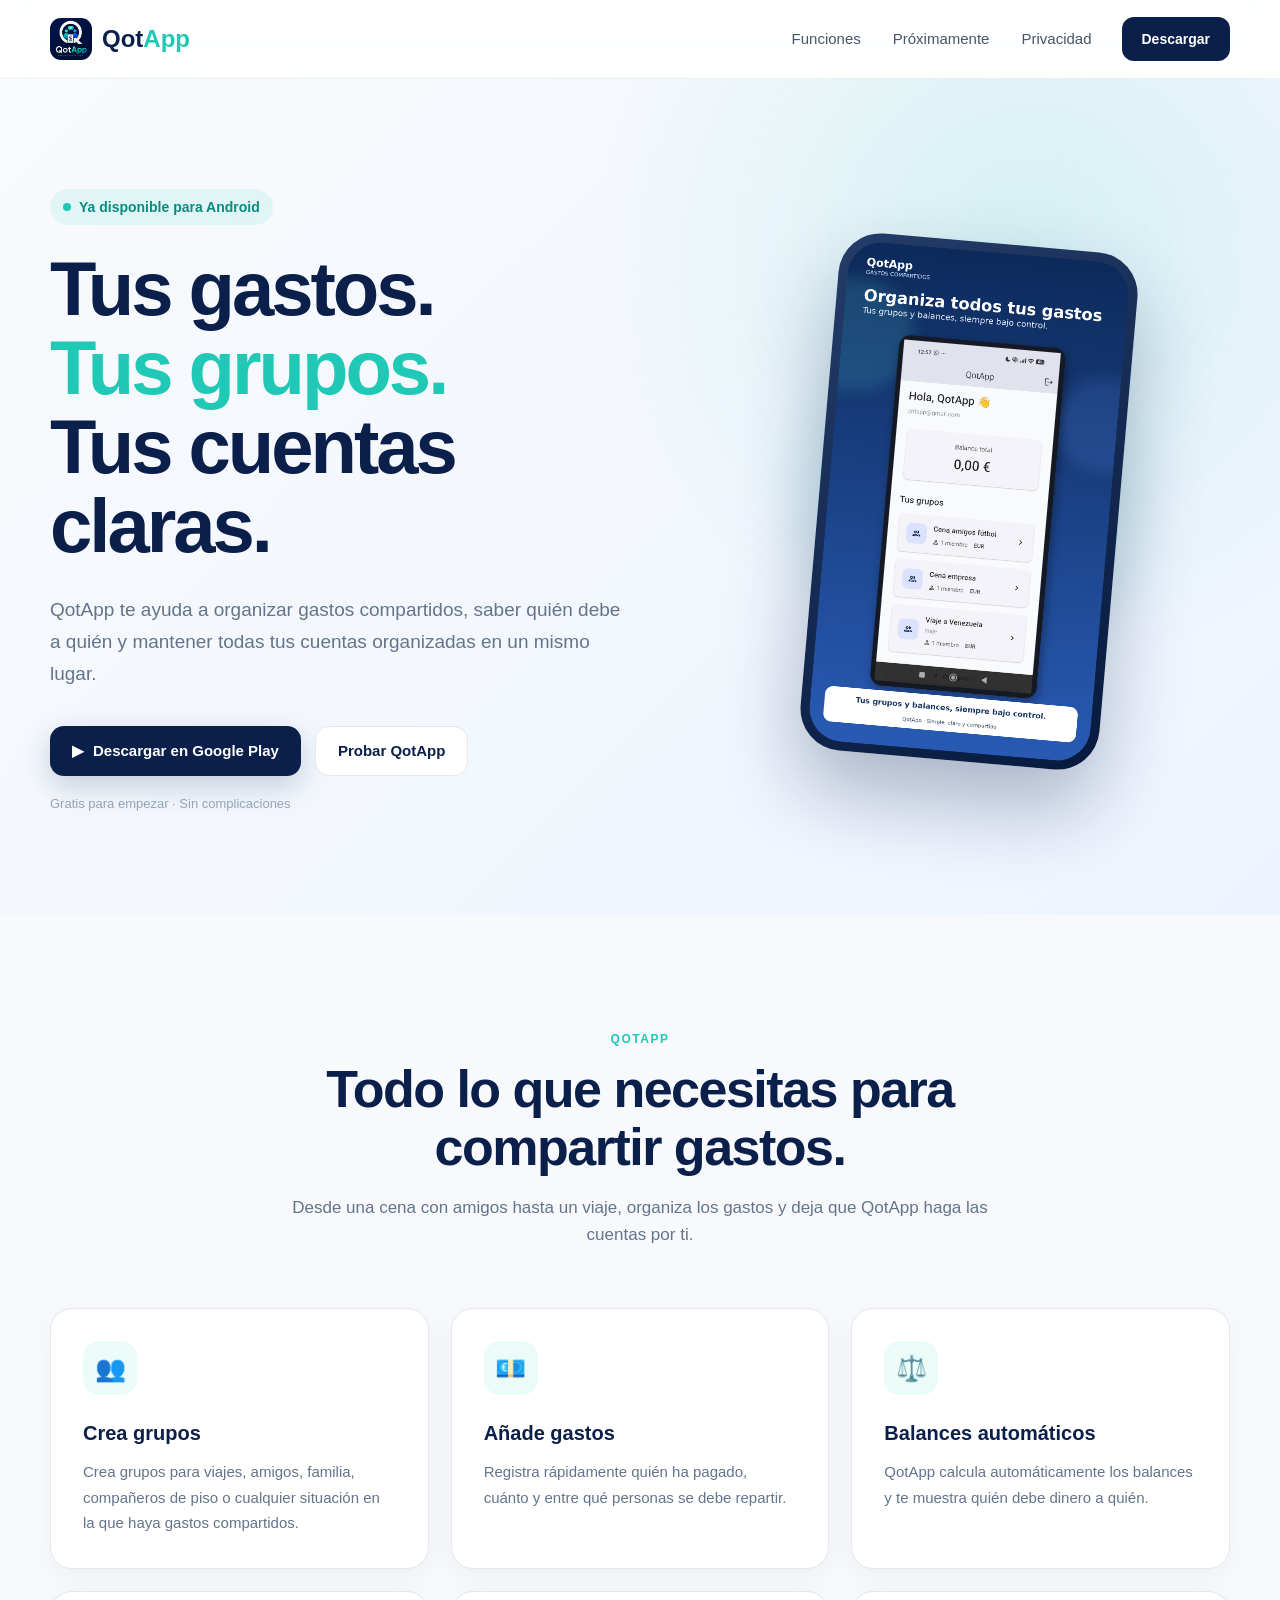
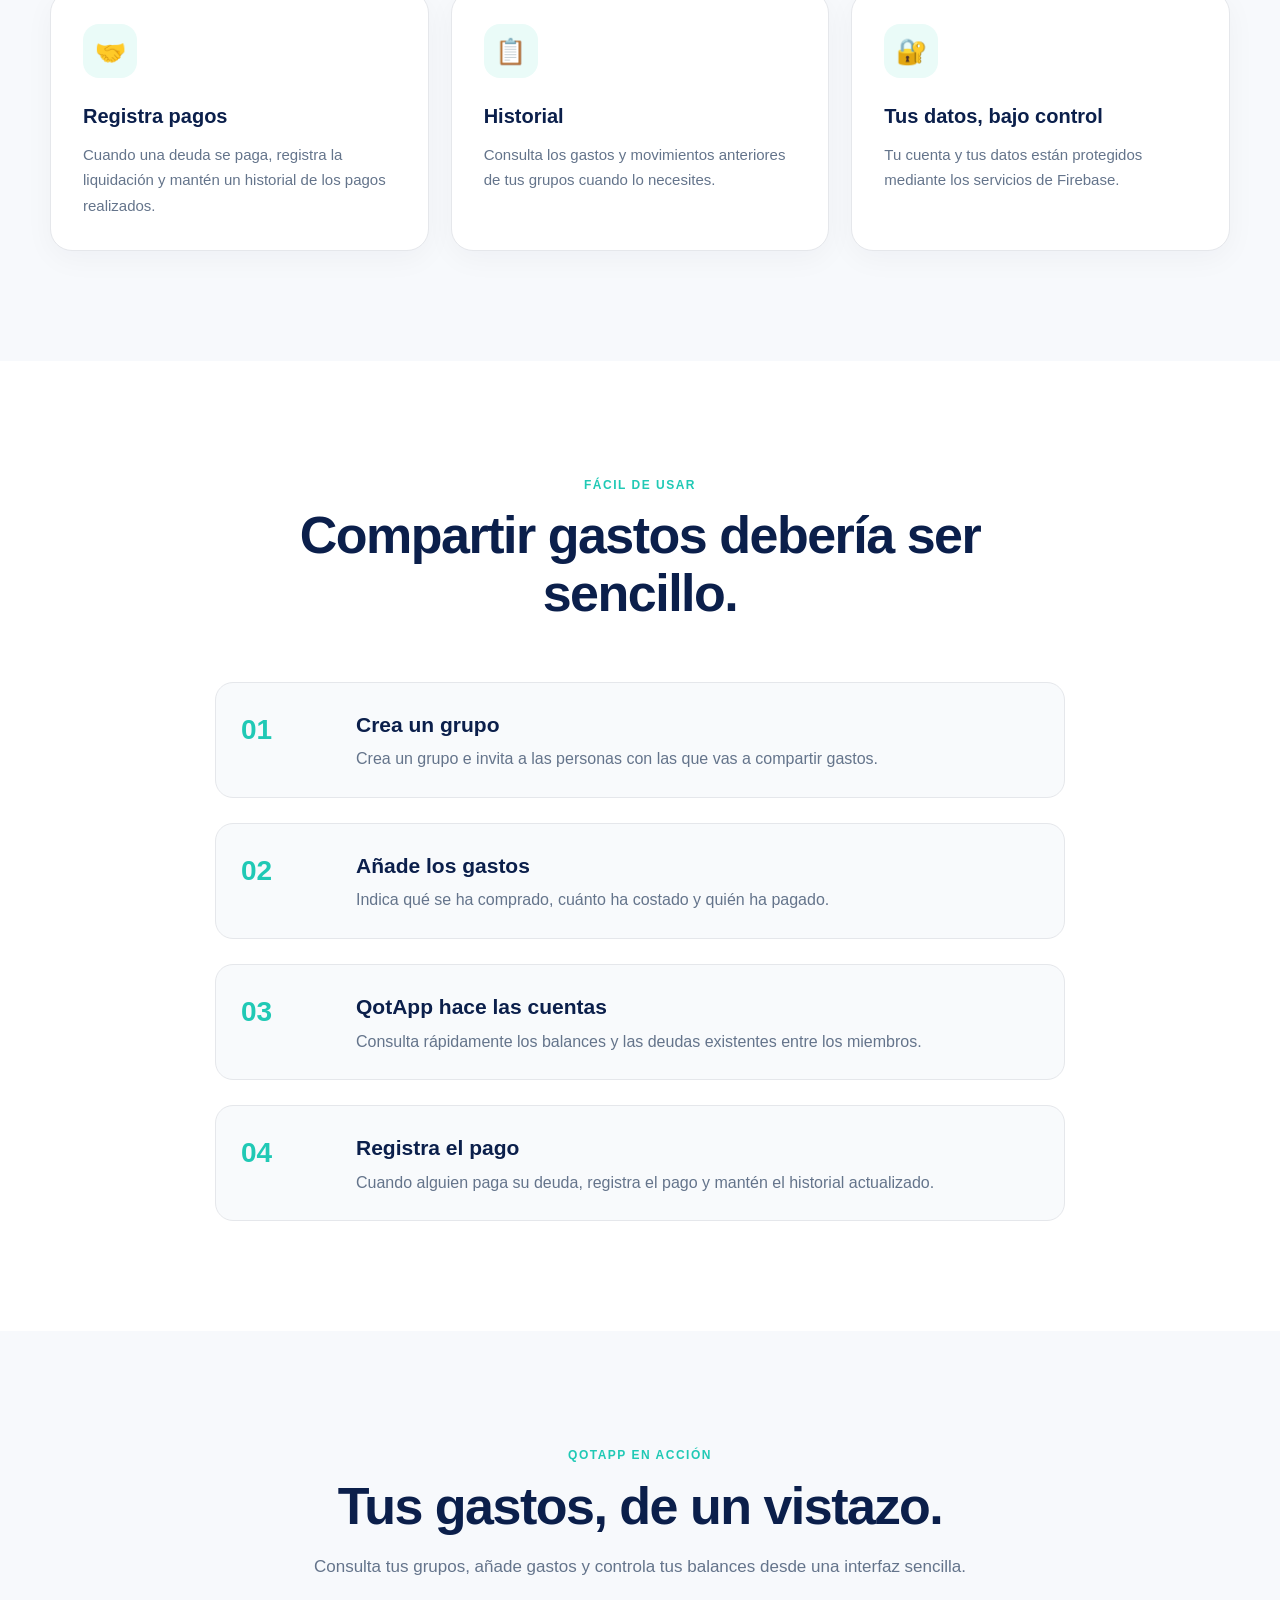
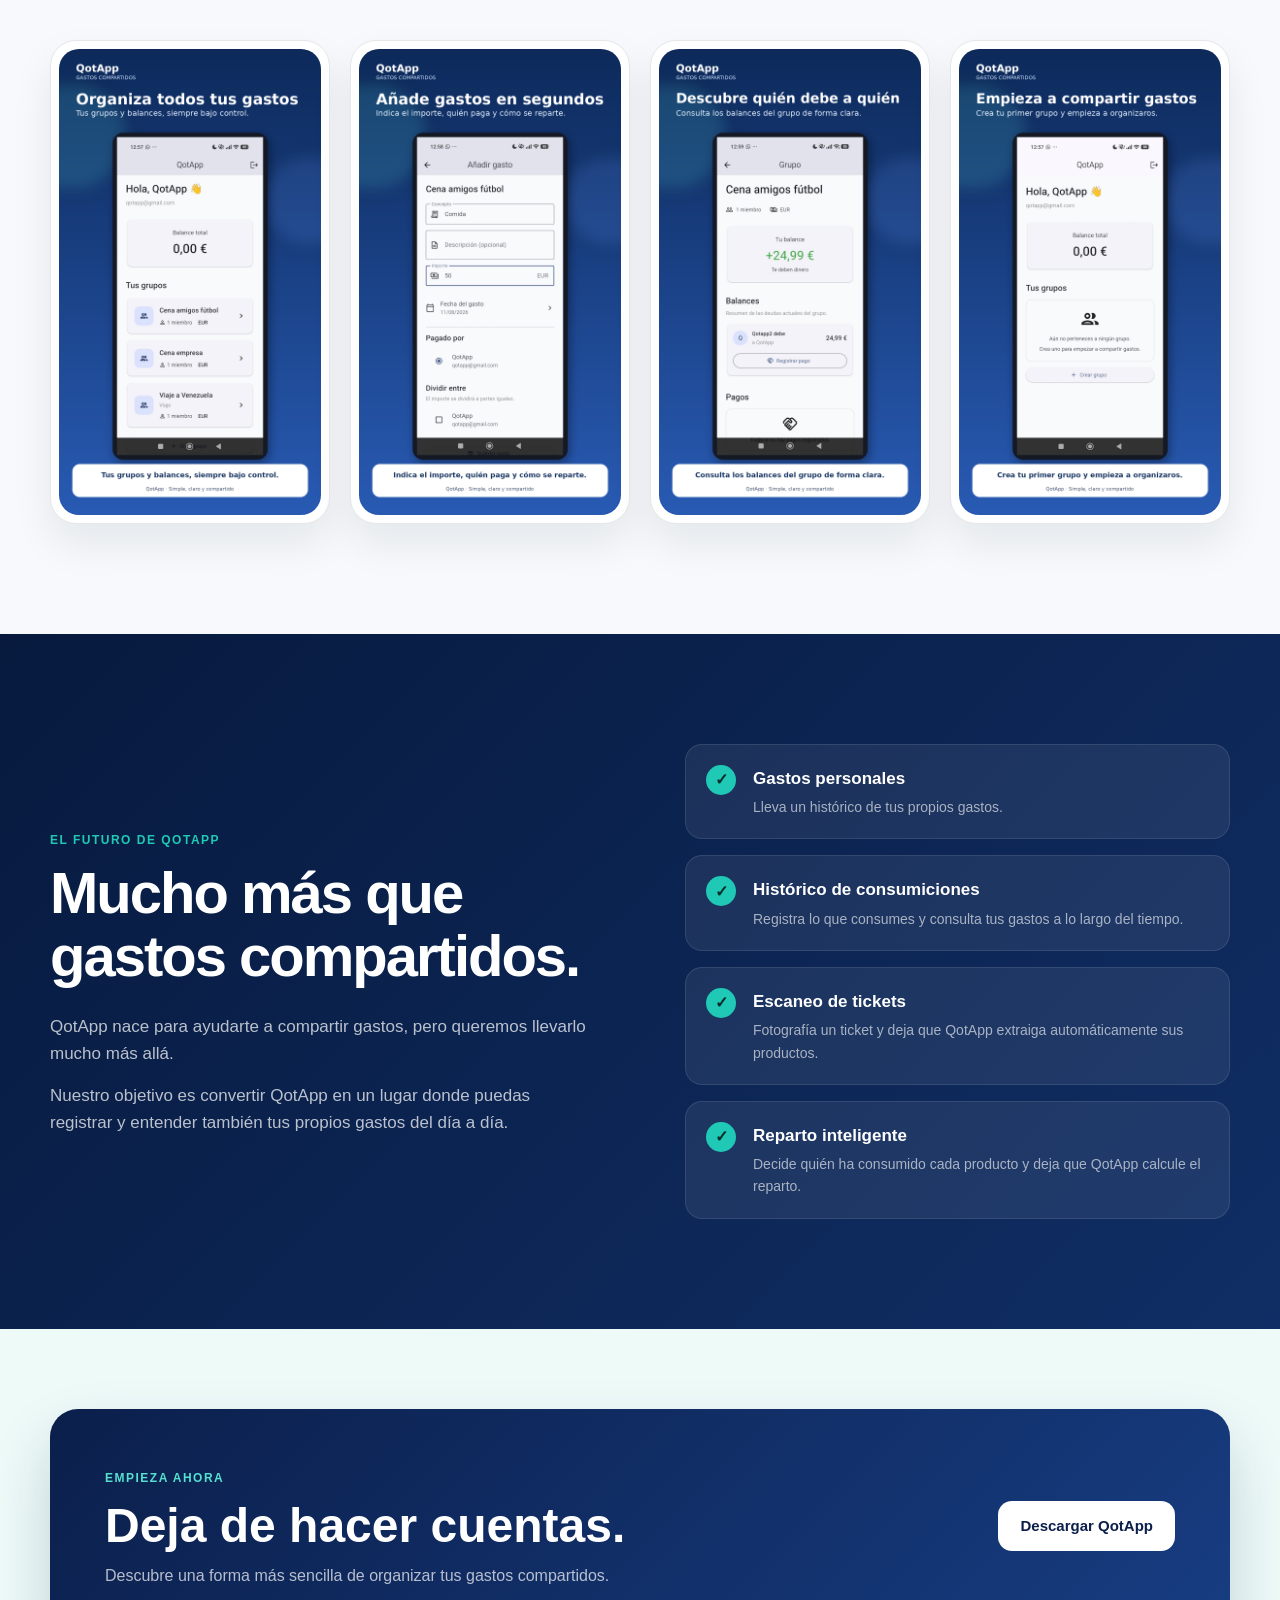
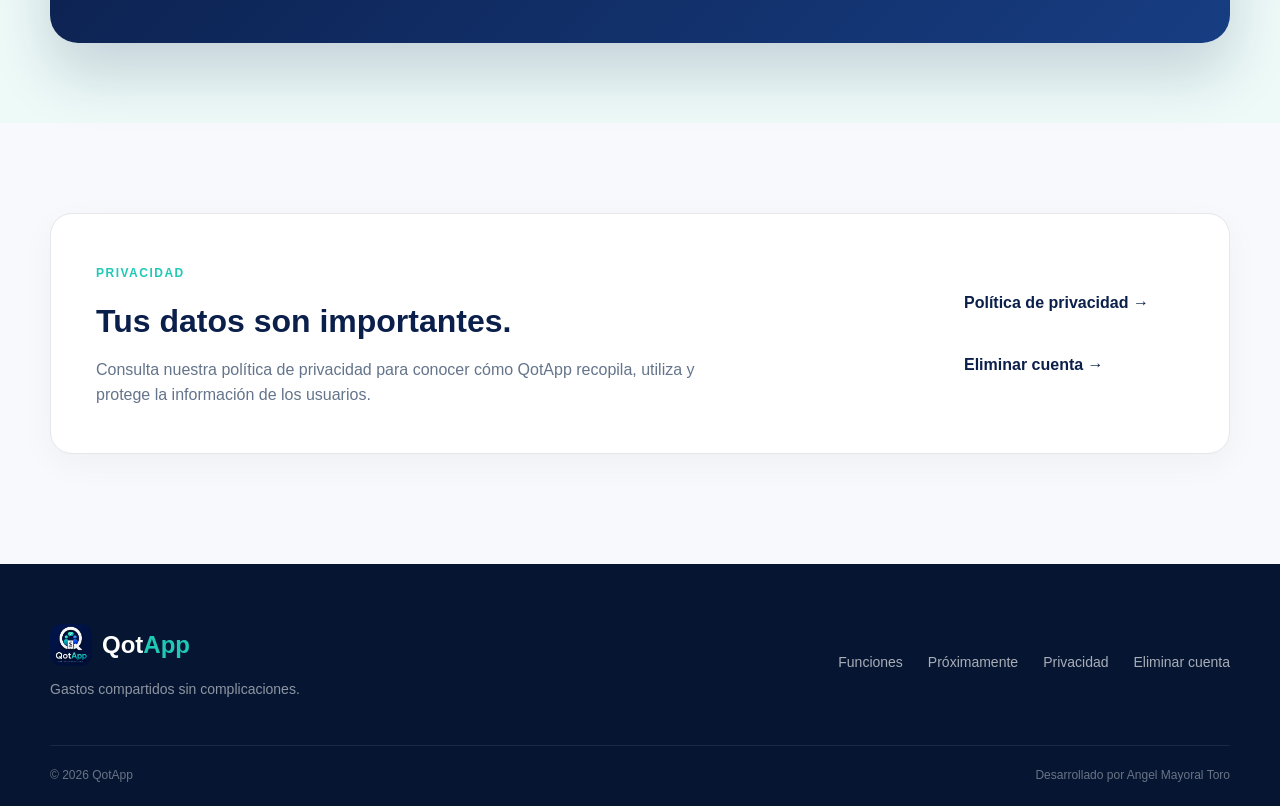
<file: index.html>
<!DOCTYPE html>
<html lang="es">
<head>
    <meta charset="UTF-8">

    <meta name="viewport" content="width=device-width, initial-scale=1.0">

    <meta name="description"
          content="QotApp te ayuda a organizar gastos compartidos, grupos, deudas, balances y pagos de forma sencilla.">

    <meta name="theme-color" content="#0b1f4b">

    <title>QotApp — Gastos compartidos sin complicaciones</title>

    <link rel="icon" type="image/png" href="assets/logo.png">

    <link rel="stylesheet" href="style.css">
</head>

<body>

<!-- =========================
     NAVBAR
========================= -->

<header class="navbar">

    <div class="container navbar-content">

        <a href="#" class="brand">

            <img
                src="assets/logo.png"
                alt="QotApp"
                class="brand-logo"
            >

            <span>Qot<span class="brand-accent">App</span></span>

        </a>

        <nav class="nav-links">

            <a href="#funciones">Funciones</a>

            <a href="#proximamente">Próximamente</a>

            <a href="#privacidad">Privacidad</a>

        </nav>

        <a
            href="https://play.google.com/store/apps/details?id=com.apptenea.qotapp"
            target="_blank"
            rel="noopener"
            class="nav-button"
        >
            Descargar
        </a>

    </div>

</header>


<main>

<!-- =========================
     HERO
========================= -->

<section class="hero">

    <div class="container hero-grid">

        <div class="hero-content">

            <div class="hero-badge">
                <span class="badge-dot"></span>
                Ya disponible para Android
            </div>

            <h1>
                Tus gastos.
                <span>Tus grupos.</span>
                Tus cuentas claras.
            </h1>

            <p class="hero-description">
                QotApp te ayuda a organizar gastos compartidos,
                saber quién debe a quién y mantener todas tus cuentas
                organizadas en un mismo lugar.
            </p>

            <div class="hero-buttons">

                <a
                    href="https://play.google.com/store/apps/details?id=com.apptenea.qotapp"
                    target="_blank"
                    rel="noopener"
                    class="button button-primary"
                >
                    <span>▶</span>
                    Descargar en Google Play
                </a>

                <a
                    href="https://play.google.com/apps/testing/com.apptenea.qotapp"
                    target="_blank"
                    rel="noopener"
                    class="button button-secondary"
                >
                    Probar QotApp
                </a>

            </div>

            <p class="hero-note">
                Gratis para empezar · Sin complicaciones
            </p>

        </div>


        <div class="hero-visual">

            <div class="phone-glow"></div>

            <div class="phone">

                <img
                    src="assets/screenshot-home.png"
                    alt="Pantalla principal de QotApp"
                >

            </div>

        </div>

    </div>

</section>


<!-- =========================
     FUNCIONES
========================= -->

<section id="funciones" class="section">

    <div class="container">

        <div class="section-heading">

            <span class="section-label">
                QotApp
            </span>

            <h2>
                Todo lo que necesitas para
                compartir gastos.
            </h2>

            <p>
                Desde una cena con amigos hasta un viaje,
                organiza los gastos y deja que QotApp haga
                las cuentas por ti.
            </p>

        </div>


        <div class="features-grid">


            <article class="feature-card">

                <div class="feature-icon">
                    👥
                </div>

                <h3>
                    Crea grupos
                </h3>

                <p>
                    Crea grupos para viajes, amigos,
                    familia, compañeros de piso o cualquier
                    situación en la que haya gastos compartidos.
                </p>

            </article>


            <article class="feature-card">

                <div class="feature-icon">
                    💶
                </div>

                <h3>
                    Añade gastos
                </h3>

                <p>
                    Registra rápidamente quién ha pagado,
                    cuánto y entre qué personas se debe repartir.
                </p>

            </article>


            <article class="feature-card">

                <div class="feature-icon">
                    ⚖️
                </div>

                <h3>
                    Balances automáticos
                </h3>

                <p>
                    QotApp calcula automáticamente los balances
                    y te muestra quién debe dinero a quién.
                </p>

            </article>


            <article class="feature-card">

                <div class="feature-icon">
                    🤝
                </div>

                <h3>
                    Registra pagos
                </h3>

                <p>
                    Cuando una deuda se paga, registra la liquidación
                    y mantén un historial de los pagos realizados.
                </p>

            </article>


            <article class="feature-card">

                <div class="feature-icon">
                    📋
                </div>

                <h3>
                    Historial
                </h3>

                <p>
                    Consulta los gastos y movimientos anteriores
                    de tus grupos cuando lo necesites.
                </p>

            </article>


            <article class="feature-card">

                <div class="feature-icon">
                    🔐
                </div>

                <h3>
                    Tus datos, bajo control
                </h3>

                <p>
                    Tu cuenta y tus datos están protegidos mediante
                    los servicios de Firebase.
                </p>

            </article>

        </div>

    </div>

</section>


<!-- =========================
     COMO FUNCIONA
========================= -->

<section class="section section-alt">

    <div class="container">

        <div class="section-heading">

            <span class="section-label">
                Fácil de usar
            </span>

            <h2>
                Compartir gastos debería ser sencillo.
            </h2>

        </div>


        <div class="steps">

            <div class="step">

                <div class="step-number">
                    01
                </div>

                <div>

                    <h3>
                        Crea un grupo
                    </h3>

                    <p>
                        Crea un grupo e invita a las personas
                        con las que vas a compartir gastos.
                    </p>

                </div>

            </div>


            <div class="step">

                <div class="step-number">
                    02
                </div>

                <div>

                    <h3>
                        Añade los gastos
                    </h3>

                    <p>
                        Indica qué se ha comprado, cuánto ha costado
                        y quién ha pagado.
                    </p>

                </div>

            </div>


            <div class="step">

                <div class="step-number">
                    03
                </div>

                <div>

                    <h3>
                        QotApp hace las cuentas
                    </h3>

                    <p>
                        Consulta rápidamente los balances y las
                        deudas existentes entre los miembros.
                    </p>

                </div>

            </div>


            <div class="step">

                <div class="step-number">
                    04
                </div>

                <div>

                    <h3>
                        Registra el pago
                    </h3>

                    <p>
                        Cuando alguien paga su deuda, registra el pago
                        y mantén el historial actualizado.
                    </p>

                </div>

            </div>

        </div>

    </div>

</section>


<!-- =========================
     CAPTURAS
========================= -->

<section class="section screenshots-section">

    <div class="container">

        <div class="section-heading">

            <span class="section-label">
                QotApp en acción
            </span>

            <h2>
                Tus gastos, de un vistazo.
            </h2>

            <p>
                Consulta tus grupos, añade gastos y controla
                tus balances desde una interfaz sencilla.
            </p>

        </div>


        <div class="screenshots">

            <div class="screenshot-card">

                <img
                    src="assets/screenshot-home.png"
                    alt="Pantalla principal de QotApp"
                >

            </div>


            <div class="screenshot-card">

                <img
                    src="assets/screenshot-expense.png"
                    alt="Añadir gasto en QotApp"
                >

            </div>


            <div class="screenshot-card">

                <img
                    src="assets/screenshot-group.png"
                    alt="Grupo de gastos en QotApp"
                >

            </div>


            <div class="screenshot-card">

                <img
                    src="assets/screenshot-balance.png"
                    alt="Balance de gastos en QotApp"
                >

            </div>

        </div>

    </div>

</section>


<!-- =========================
     PRÓXIMAMENTE
========================= -->

<section id="proximamente" class="section future-section">

    <div class="container">

        <div class="future-grid">

            <div class="future-content">

                <span class="section-label">
                    El futuro de QotApp
                </span>

                <h2>
                    Mucho más que
                    gastos compartidos.
                </h2>

                <p>
                    QotApp nace para ayudarte a compartir gastos,
                    pero queremos llevarlo mucho más allá.
                </p>

                <p>
                    Nuestro objetivo es convertir QotApp en un lugar
                    donde puedas registrar y entender también tus
                    propios gastos del día a día.
                </p>

            </div>


            <div class="future-features">

                <div class="future-item">

                    <span>✓</span>

                    <div>
                        <strong>
                            Gastos personales
                        </strong>

                        <p>
                            Lleva un histórico de tus propios gastos.
                        </p>
                    </div>

                </div>


                <div class="future-item">

                    <span>✓</span>

                    <div>
                        <strong>
                            Histórico de consumiciones
                        </strong>

                        <p>
                            Registra lo que consumes y consulta
                            tus gastos a lo largo del tiempo.
                        </p>
                    </div>

                </div>


                <div class="future-item">

                    <span>✓</span>

                    <div>
                        <strong>
                            Escaneo de tickets
                        </strong>

                        <p>
                            Fotografía un ticket y deja que QotApp
                            extraiga automáticamente sus productos.
                        </p>
                    </div>

                </div>


                <div class="future-item">

                    <span>✓</span>

                    <div>
                        <strong>
                            Reparto inteligente
                        </strong>

                        <p>
                            Decide quién ha consumido cada producto
                            y deja que QotApp calcule el reparto.
                        </p>
                    </div>

                </div>

            </div>

        </div>

    </div>

</section>


<!-- =========================
     CTA
========================= -->

<section class="cta-section">

    <div class="container">

        <div class="cta">

            <div>

                <span class="section-label">
                    Empieza ahora
                </span>

                <h2>
                    Deja de hacer cuentas.
                </h2>

                <p>
                    Descubre una forma más sencilla de organizar
                    tus gastos compartidos.
                </p>

            </div>


            <a
                href="https://play.google.com/store/apps/details?id=com.apptenea.qotapp"
                target="_blank"
                rel="noopener"
                class="button button-light"
            >
                Descargar QotApp
            </a>

        </div>

    </div>

</section>


<!-- =========================
     PRIVACIDAD
========================= -->

<section id="privacidad" class="section privacy-section">

    <div class="container">

        <div class="privacy-card">

            <div>

                <span class="section-label">
                    Privacidad
                </span>

                <h2>
                    Tus datos son importantes.
                </h2>

                <p>
                    Consulta nuestra política de privacidad para
                    conocer cómo QotApp recopila, utiliza y protege
                    la información de los usuarios.
                </p>

            </div>


            <div class="privacy-links">

                <a
                    href="politicies/privacidad_qotapp.html"
                >
                    Política de privacidad →
                </a>

                <a
                    href="politicies/eliminar-cuenta.html"
                >
                    Eliminar cuenta →
                </a>

            </div>

        </div>

    </div>

</section>

</main>


<!-- =========================
     FOOTER
========================= -->

<footer class="footer">

    <div class="container footer-content">

        <div>

            <a href="#" class="brand footer-brand">

                <img
                    src="assets/logo.png"
                    alt="QotApp"
                    class="brand-logo"
                >

                <span>
                    Qot<span class="brand-accent">App</span>
                </span>

            </a>

            <p>
                Gastos compartidos sin complicaciones.
            </p>

        </div>


        <div class="footer-links">

            <a href="#funciones">
                Funciones
            </a>

            <a href="#proximamente">
                Próximamente
            </a>

            <a href="politicies/privacidad_qotapp.html">
                Privacidad
            </a>

            <a href="politicies/eliminar-cuenta.html">
                Eliminar cuenta
            </a>

        </div>

    </div>


    <div class="container footer-bottom">

        <span>
            © <span id="year"></span> QotApp
        </span>

        <span>
            Desarrollado por Angel Mayoral Toro
        </span>

    </div>

</footer>


<script src="script.js"></script>

</body>
</html>
</file>
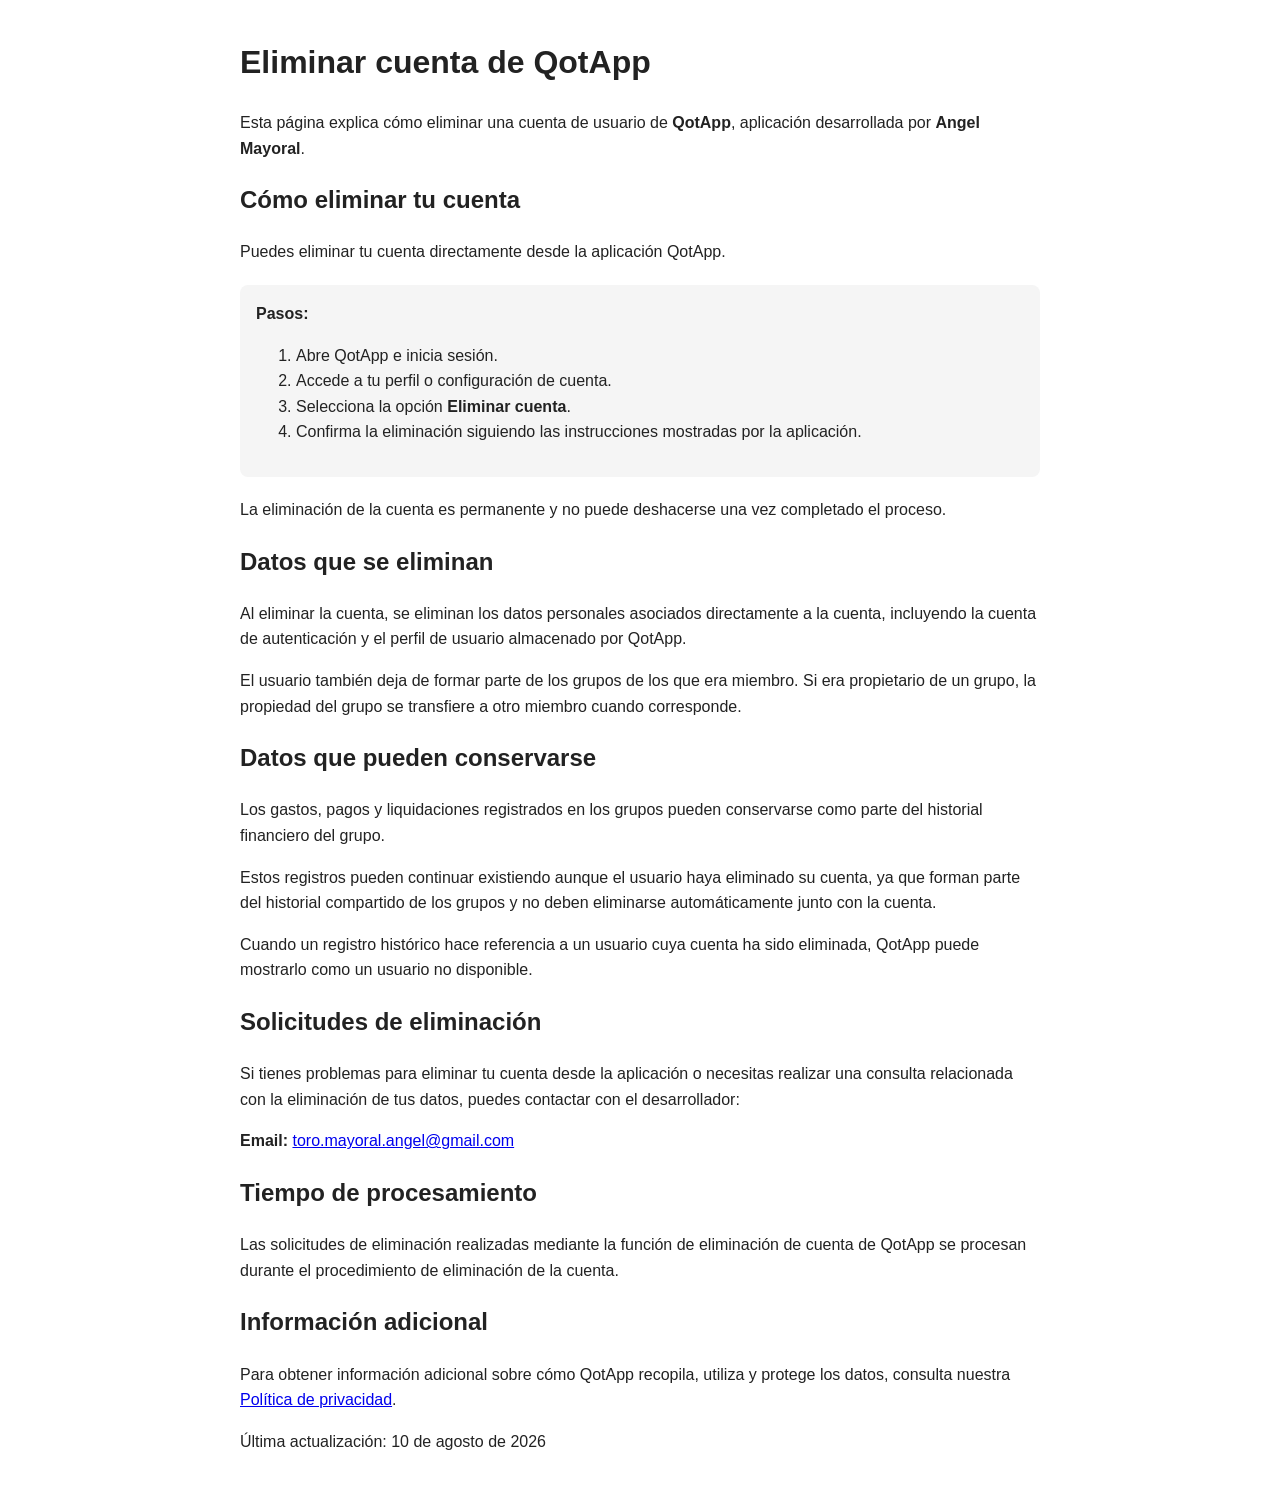
<file: politicies/eliminar-cuenta.html>
<!DOCTYPE html>
<html lang="es">
<head>
  <meta charset="utf-8">
  <meta name="viewport" content="width=device-width">
  <title>Eliminar cuenta - QotApp</title>
  <style>
    body {
      font-family: "Helvetica Neue", Helvetica, Arial, sans-serif;
      padding: 1em;
      max-width: 800px;
      margin: auto;
      line-height: 1.6;
      color: #222;
    }

    h1, h2 {
      color: #222;
    }

    .box {
      background: #f5f5f5;
      padding: 16px;
      border-radius: 8px;
      margin: 20px 0;
    }
  </style>
</head>

<body>

<h1>Eliminar cuenta de QotApp</h1>

<p>
  Esta página explica cómo eliminar una cuenta de usuario de
  <strong>QotApp</strong>, aplicación desarrollada por
  <strong>Angel Mayoral</strong>.
</p>

<h2>Cómo eliminar tu cuenta</h2>

<p>
  Puedes eliminar tu cuenta directamente desde la aplicación QotApp.
</p>

<div class="box">
  <strong>Pasos:</strong>
  <ol>
    <li>Abre QotApp e inicia sesión.</li>
    <li>Accede a tu perfil o configuración de cuenta.</li>
    <li>Selecciona la opción <strong>Eliminar cuenta</strong>.</li>
    <li>Confirma la eliminación siguiendo las instrucciones mostradas por la aplicación.</li>
  </ol>
</div>

<p>
  La eliminación de la cuenta es permanente y no puede deshacerse una vez
  completado el proceso.
</p>

<h2>Datos que se eliminan</h2>

<p>
  Al eliminar la cuenta, se eliminan los datos personales asociados
  directamente a la cuenta, incluyendo la cuenta de autenticación y el
  perfil de usuario almacenado por QotApp.
</p>

<p>
  El usuario también deja de formar parte de los grupos de los que era
  miembro. Si era propietario de un grupo, la propiedad del grupo se
  transfiere a otro miembro cuando corresponde.
</p>

<h2>Datos que pueden conservarse</h2>

<p>
  Los gastos, pagos y liquidaciones registrados en los grupos pueden
  conservarse como parte del historial financiero del grupo.
</p>

<p>
  Estos registros pueden continuar existiendo aunque el usuario haya
  eliminado su cuenta, ya que forman parte del historial compartido de
  los grupos y no deben eliminarse automáticamente junto con la cuenta.
</p>

<p>
  Cuando un registro histórico hace referencia a un usuario cuya cuenta
  ha sido eliminada, QotApp puede mostrarlo como un usuario no disponible.
</p>

<h2>Solicitudes de eliminación</h2>

<p>
  Si tienes problemas para eliminar tu cuenta desde la aplicación o
  necesitas realizar una consulta relacionada con la eliminación de tus
  datos, puedes contactar con el desarrollador:
</p>

<p>
  <strong>Email:</strong>
  <a href="mailto:toro.mayoral.angel@gmail.com">
    toro.mayoral.angel@gmail.com
  </a>
</p>

<h2>Tiempo de procesamiento</h2>

<p>
  Las solicitudes de eliminación realizadas mediante la función de
  eliminación de cuenta de QotApp se procesan durante el procedimiento
  de eliminación de la cuenta.
</p>

<h2>Información adicional</h2>

<p>
  Para obtener información adicional sobre cómo QotApp recopila, utiliza
  y protege los datos, consulta nuestra
  <a href="privacidad.html">Política de privacidad</a>.
</p>

<p>
  Última actualización: 10 de agosto de 2026
</p>

</body>
</html>
</file>
<file: style.css>
/* ==========================================
   QOTAPP WEBSITE
   ========================================== */

:root {

    --primary: #0b1f4b;
    --primary-light: #173d82;

    --accent: #20c9b5;
    --accent-light: #55e0cf;

    --text: #111827;
    --text-light: #64748b;

    --background: #f7f9fc;
    --white: #ffffff;

    --border: #e5e7eb;

    --card: #ffffff;

    --shadow:
        0 20px 50px rgba(11, 31, 75, 0.08);

    --radius: 22px;

    --max-width: 1180px;
}


/* ==========================================
   RESET
   ========================================== */

* {
    margin: 0;
    padding: 0;
    box-sizing: border-box;
}


html {
    scroll-behavior: smooth;
}


body {

    font-family:
        Inter,
        -apple-system,
        BlinkMacSystemFont,
        "Segoe UI",
        Roboto,
        Arial,
        sans-serif;

    background: var(--background);

    color: var(--text);

    line-height: 1.6;

    overflow-x: hidden;
}


img {
    max-width: 100%;
    display: block;
}


a {
    text-decoration: none;
    color: inherit;
}


.container {

    width: min(
        calc(100% - 40px),
        var(--max-width)
    );

    margin: 0 auto;
}


/* ==========================================
   NAVBAR
   ========================================== */

.navbar {

    position: sticky;

    top: 0;

    z-index: 100;

    background:
        rgba(255,255,255,0.88);

    backdrop-filter:
        blur(18px);

    border-bottom:
        1px solid rgba(229,231,235,0.7);
}


.navbar-content {

    height: 78px;

    display: flex;

    align-items: center;

    justify-content: space-between;

    gap: 30px;
}


.brand {

    display: flex;

    align-items: center;

    gap: 10px;

    font-size: 24px;

    font-weight: 800;

    color: var(--primary);
}


.brand-logo {

    width: 42px;

    height: 42px;

    object-fit: contain;

    border-radius: 11px;
}


.brand-accent {
    color: var(--accent);
}


.nav-links {

    display: flex;

    align-items: center;

    gap: 32px;

    margin-left: auto;
}


.nav-links a {

    color: #475569;

    font-size: 15px;

    font-weight: 500;

    transition: 0.2s ease;
}


.nav-links a:hover {
    color: var(--primary);
}


.nav-button {

    background: var(--primary);

    color: white;

    padding:
        11px 20px;

    border-radius: 12px;

    font-weight: 600;

    font-size: 14px;

    transition:
        transform .2s ease,
        box-shadow .2s ease;
}


.nav-button:hover {

    transform:
        translateY(-2px);

    box-shadow:
        0 8px 20px rgba(11,31,75,.2);
}


/* ==========================================
   HERO
   ========================================== */

.hero {

    position: relative;

    overflow: hidden;

    padding:
        110px 0
        100px;

    background:

        radial-gradient(
            circle at 80% 20%,
            rgba(32,201,181,.14),
            transparent 35%
        ),

        linear-gradient(
            135deg,
            #f8fafc,
            #eef4ff
        );
}


.hero-grid {

    display: grid;

    grid-template-columns:
        1.05fr
        .95fr;

    align-items: center;

    gap: 80px;
}


.hero-content {
    position: relative;
    z-index: 2;
}


.hero-badge {

    display: inline-flex;

    align-items: center;

    gap: 8px;

    padding:
        7px 13px;

    border-radius: 100px;

    background:
        rgba(32,201,181,.1);

    color:
        #078c7e;

    font-size: 14px;

    font-weight: 600;

    margin-bottom: 24px;
}


.badge-dot {

    width: 8px;

    height: 8px;

    border-radius: 50%;

    background: var(--accent);
}


.hero h1 {

    font-size:
        clamp(48px, 6vw, 76px);

    line-height: 1.04;

    letter-spacing: -3px;

    color: var(--primary);

    max-width: 760px;
}


.hero h1 span {

    display: block;

    color: var(--accent);
}


.hero-description {

    margin-top: 28px;

    max-width: 620px;

    font-size: 19px;

    line-height: 1.7;

    color: var(--text-light);
}


.hero-buttons {

    display: flex;

    flex-wrap: wrap;

    gap: 14px;

    margin-top: 36px;
}


.button {

    display: inline-flex;

    align-items: center;

    justify-content: center;

    gap: 9px;

    min-height: 50px;

    padding:
        0 22px;

    border-radius: 14px;

    font-size: 15px;

    font-weight: 700;

    transition:
        transform .2s ease,
        box-shadow .2s ease;
}


.button:hover {

    transform:
        translateY(-2px);
}


.button-primary {

    background: var(--primary);

    color: white;

    box-shadow:
        0 10px 30px
        rgba(11,31,75,.2);
}


.button-secondary {

    background: white;

    color: var(--primary);

    border:
        1px solid var(--border);
}


.button-light {

    background: white;

    color: var(--primary);
}


.hero-note {

    margin-top: 18px;

    font-size: 13px;

    color: #94a3b8;
}


/* ==========================================
   PHONE MOCKUP
   ========================================== */

.hero-visual {

    position: relative;

    display: flex;

    justify-content: center;

    align-items: center;

    min-height: 580px;
}


.phone-glow {

    position: absolute;

    width: 440px;

    height: 440px;

    border-radius: 50%;

    background:
        radial-gradient(
            circle,
            rgba(32,201,181,.28),
            transparent 65%
        );

    filter: blur(5px);
}


.phone {

    position: relative;

    width: 300px;

    padding: 9px;

    border-radius: 42px;

    background:
        linear-gradient(
            145deg,
            #243c69,
            #071a3e
        );

    box-shadow:
        0 40px 80px
        rgba(11,31,75,.3);

    transform:
        rotate(5deg);

    z-index: 2;
}


.phone img {

    width: 100%;

    border-radius: 34px;

    object-fit: cover;
}


/* ==========================================
   SECTIONS
   ========================================== */

.section {

    padding:
        110px 0;
}


.section-alt {

    background: white;
}


.section-heading {

    max-width: 720px;

    margin:
        0 auto
        60px;

    text-align: center;
}


.section-label {

    display: inline-block;

    color: var(--accent);

    text-transform: uppercase;

    letter-spacing: 1.5px;

    font-size: 12px;

    font-weight: 800;

    margin-bottom: 12px;
}


.section-heading h2 {

    color: var(--primary);

    font-size:
        clamp(34px, 5vw, 52px);

    line-height: 1.1;

    letter-spacing: -1.5px;
}


.section-heading p {

    margin-top: 18px;

    color: var(--text-light);

    font-size: 17px;
}


/* ==========================================
   FEATURES
   ========================================== */

.features-grid {

    display: grid;

    grid-template-columns:
        repeat(3, 1fr);

    gap: 22px;
}


.feature-card {

    padding: 32px;

    background: var(--card);

    border:
        1px solid var(--border);

    border-radius:
        var(--radius);

    box-shadow:
        0 8px 30px
        rgba(15,23,42,.04);

    transition:
        transform .25s ease,
        box-shadow .25s ease;
}


.feature-card:hover {

    transform:
        translateY(-6px);

    box-shadow:
        var(--shadow);
}


.feature-icon {

    width: 54px;

    height: 54px;

    display: flex;

    align-items: center;

    justify-content: center;

    border-radius: 16px;

    background:
        #eafbf8;

    font-size: 25px;

    margin-bottom: 22px;
}


.feature-card h3 {

    font-size: 20px;

    color: var(--primary);

    margin-bottom: 10px;
}


.feature-card p {

    color: var(--text-light);

    font-size: 15px;

    line-height: 1.7;
}


/* ==========================================
   STEPS
   ========================================== */

.steps {

    max-width: 850px;

    margin: 0 auto;

    display: grid;

    gap: 25px;
}


.step {

    display: grid;

    grid-template-columns:
        90px 1fr;

    gap: 25px;

    align-items: start;

    padding: 25px;

    border:
        1px solid var(--border);

    border-radius: 18px;

    background: #f8fafc;
}


.step-number {

    color: var(--accent);

    font-size: 28px;

    font-weight: 800;
}


.step h3 {

    color: var(--primary);

    font-size: 21px;

    margin-bottom: 5px;
}


.step p {

    color: var(--text-light);
}


/* ==========================================
   SCREENSHOTS
   ========================================== */

.screenshots {

    display: grid;

    grid-template-columns:
        repeat(4, 1fr);

    gap: 20px;

    align-items: start;
}


.screenshot-card {

    padding: 8px;

    border-radius: 26px;

    background: white;

    border:
        1px solid var(--border);

    box-shadow:
        0 20px 40px
        rgba(15,23,42,.08);

    overflow: hidden;
}


.screenshot-card img {

    width: 100%;

    border-radius: 20px;
}


/* ==========================================
   FUTURE
   ========================================== */

.future-section {

    background:
        linear-gradient(
            135deg,
            #071a3e,
            #102e65
        );

    color: white;
}


.future-grid {

    display: grid;

    grid-template-columns:
        1fr 1fr;

    gap: 90px;

    align-items: center;
}


.future-content h2 {

    font-size:
        clamp(38px, 5vw, 58px);

    line-height: 1.08;

    letter-spacing: -2px;

    margin-bottom: 25px;
}


.future-content p {

    color:
        rgba(255,255,255,.72);

    font-size: 17px;

    margin-top: 15px;
}


.future-features {

    display: grid;

    gap: 16px;
}


.future-item {

    display: flex;

    gap: 17px;

    padding: 20px;

    border-radius: 17px;

    background:
        rgba(255,255,255,.07);

    border:
        1px solid rgba(255,255,255,.1);
}


.future-item > span {

    width: 30px;

    height: 30px;

    display: flex;

    justify-content: center;

    align-items: center;

    border-radius: 50%;

    background: var(--accent);

    color: #062d29;

    font-weight: 900;

    flex-shrink: 0;
}


.future-item strong {

    font-size: 17px;
}


.future-item p {

    margin-top: 4px;

    color:
        rgba(255,255,255,.62);

    font-size: 14px;
}


/* ==========================================
   CTA
   ========================================== */

.cta-section {

    padding:
        80px 0;

    background:
        #eefaf8;
}


.cta {

    padding:
        55px;

    border-radius:
        28px;

    display: flex;

    align-items: center;

    justify-content: space-between;

    gap: 30px;

    background:
        linear-gradient(
            135deg,
            var(--primary),
            #173d82
        );

    color: white;

    box-shadow:
        0 30px 60px
        rgba(11,31,75,.18);
}


.cta .section-label {
    color: var(--accent-light);
}


.cta h2 {

    font-size:
        clamp(32px, 5vw, 48px);

    line-height: 1.1;
}


.cta p {

    margin-top: 10px;

    color:
        rgba(255,255,255,.7);
}


/* ==========================================
   PRIVACY
   ========================================== */

.privacy-section {

    padding-top: 90px;
}


.privacy-card {

    display: flex;

    justify-content: space-between;

    align-items: center;

    gap: 50px;

    padding: 45px;

    background: white;

    border:
        1px solid var(--border);

    border-radius:
        var(--radius);

    box-shadow:
        0 10px 35px
        rgba(15,23,42,.04);
}


.privacy-card h2 {

    color: var(--primary);

    font-size: 32px;
}


.privacy-card p {

    margin-top: 10px;

    color: var(--text-light);

    max-width: 650px;
}


.privacy-links {

    display: grid;

    gap: 12px;

    min-width: 220px;
}


.privacy-links a {

    color: var(--primary);

    font-weight: 700;

    padding: 12px 0;
}


/* ==========================================
   FOOTER
   ========================================== */

.footer {

    background:
        #061632;

    color: white;

    padding-top: 60px;
}


.footer-brand {

    color: white;
}


.footer-content {

    display: flex;

    justify-content: space-between;

    gap: 50px;

    padding-bottom: 45px;
}


.footer-content p {

    color:
        rgba(255,255,255,.55);

    margin-top: 12px;

    font-size: 14px;
}


.footer-links {

    display: flex;

    flex-wrap: wrap;

    gap: 25px;

    align-items: center;
}


.footer-links a {

    color:
        rgba(255,255,255,.65);

    font-size: 14px;

    transition: .2s;
}


.footer-links a:hover {

    color: white;
}


.footer-bottom {

    padding:
        20px 0;

    border-top:
        1px solid rgba(255,255,255,.08);

    display: flex;

    justify-content: space-between;

    gap: 20px;

    color:
        rgba(255,255,255,.4);

    font-size: 12px;
}


/* ==========================================
   RESPONSIVE
   ========================================== */

@media (max-width: 1000px) {

    .nav-links {
        display: none;
    }


    .hero-grid {

        grid-template-columns: 1fr;

        text-align: center;

        gap: 50px;
    }


    .hero-description {
        margin-left: auto;
        margin-right: auto;
    }


    .hero-buttons {
        justify-content: center;
    }


    .hero-visual {
        min-height: 500px;
    }


    .features-grid {

        grid-template-columns:
            repeat(2, 1fr);
    }


    .screenshots {

        grid-template-columns:
            repeat(2, 1fr);
    }


    .future-grid {

        grid-template-columns: 1fr;

        gap: 50px;
    }

}


@media (max-width: 700px) {

    .container {

        width:
            min(
                calc(100% - 28px),
                var(--max-width)
            );
    }


    .navbar-content {
        height: 68px;
    }


    .brand {
        font-size: 21px;
    }


    .brand-logo {
        width: 36px;
        height: 36px;
    }


    .nav-button {
        padding: 9px 14px;
    }


    .hero {

        padding:
            70px 0;
    }


    .hero h1 {

        font-size: 46px;

        letter-spacing: -2px;
    }


    .hero-description {

        font-size: 17px;
    }


    .phone {

        width: 260px;
    }


    .features-grid {

        grid-template-columns: 1fr;
    }


    .screenshots {

        grid-template-columns: 1fr 1fr;

        gap: 12px;
    }


    .section {

        padding:
            80px 0;
    }


    .step {

        grid-template-columns: 60px 1fr;

        gap: 15px;
    }


    .cta {

        padding: 35px 25px;

        flex-direction: column;

        align-items: flex-start;
    }


    .privacy-card {

        flex-direction: column;

        align-items: flex-start;

        padding: 30px;
    }


    .footer-content {

        flex-direction: column;
    }


    .footer-bottom {

        flex-direction: column;
    }

}


@media (max-width: 420px) {

    .hero h1 {
        font-size: 40px;
    }


    .hero-buttons {

        flex-direction: column;
    }


    .button {

        width: 100%;
    }


    .screenshots {

        grid-template-columns: 1fr;
    }

}
</file>
